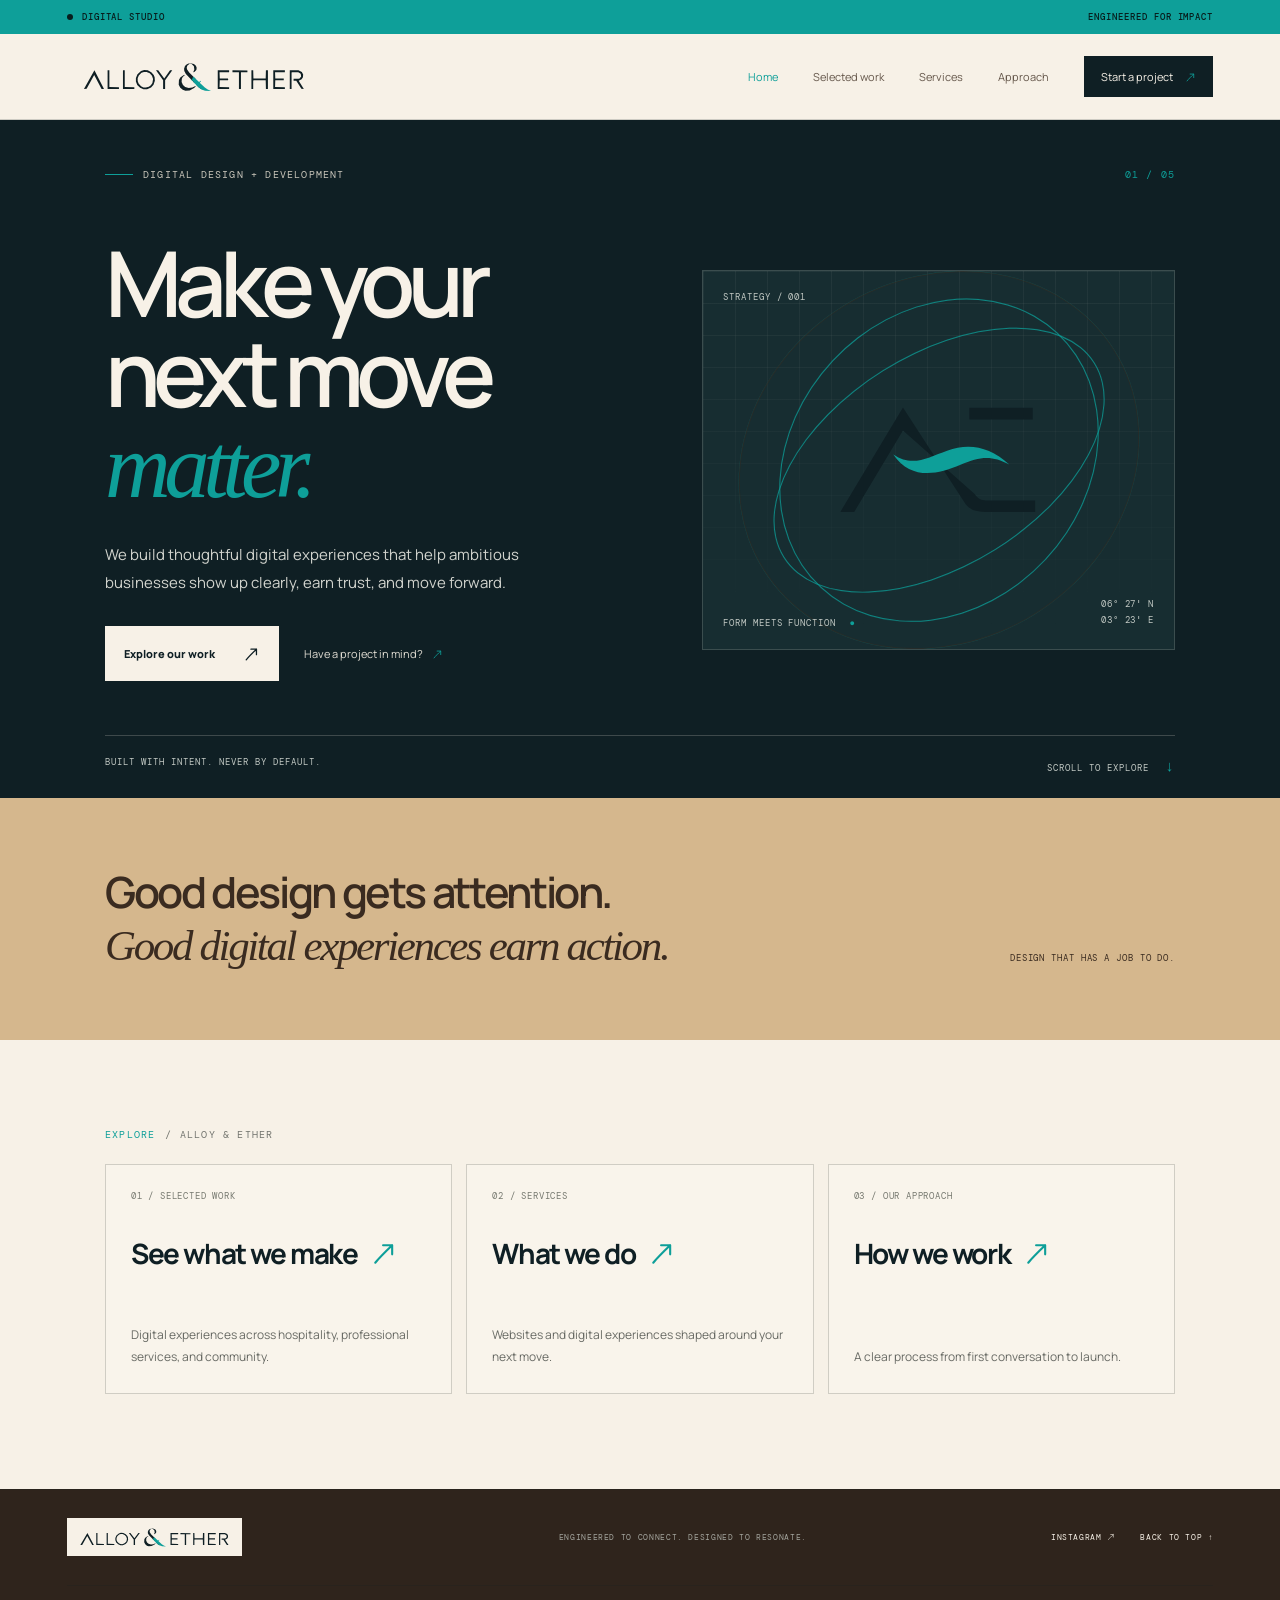
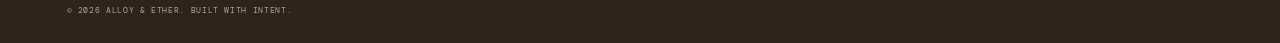
<file: index.html>
<!doctype html>
<html lang="en">
<head>
  <meta charset="UTF-8" />
  <meta name="viewport" content="width=device-width, initial-scale=1.0" />
  <meta name="theme-color" content="#F7F1E7" />
  <meta name="description" content="Alloy & Ether builds considered digital experiences for ambitious businesses." />
  <meta property="og:title" content="Alloy & Ether — Engineered to connect. Designed to resonate." />
  <meta property="og:description" content="Web design and development for businesses ready to move forward." />
  <title>Digital experiences, built with intent | Alloy & Ether</title>
  <link rel="preconnect" href="https://fonts.googleapis.com" />
  <link rel="preconnect" href="https://fonts.gstatic.com" crossorigin />
  <link href="https://fonts.googleapis.com/css2?family=DM+Mono:wght@400;500&family=Manrope:wght@400;500;600;700;800&display=swap" rel="stylesheet" />
  <link rel="icon" type="image/svg+xml" href="/alloy-ether-app-icon.svg" />
  <link rel="stylesheet" href="styles.css" />
  <script src="script.js" defer></script>
</head>
<body>
  <div class="announcement"><span class="status-dot"></span> DIGITAL STUDIO <span class="announcement-right">ENGINEERED FOR IMPACT</span></div>
  <header class="site-header"><a class="wordmark" href="index.html" aria-label="Alloy and Ether home"><img class="brand-logo" src="/alloy-ether-primary.svg" alt="Alloy & Ether" /></a><button class="menu-toggle" aria-expanded="false" aria-controls="primary-nav" aria-label="Toggle navigation"><span></span><span></span></button><nav id="primary-nav" class="nav"><a href="index.html" aria-current="page">Home</a><a href="work.html">Selected work</a><a href="services.html">Services</a><a href="approach.html">Approach</a><a class="nav-contact" href="contact.html">Start a project <span><svg class="ae-arrow-icon" viewBox="0 0 24 24" aria-hidden="true" focusable="false"><path d="M4.5 19.5C8 15.2 12.2 11 19 4.5M11.2 4.5H19V12.3"/></svg></span></a></nav></header>
  <main id="top">
    <section class="hero section-wrap">
      <div class="hero-kicker"><span class="eyebrow-line"></span> DIGITAL DESIGN + DEVELOPMENT <span class="mono">01 / 05</span></div>
      <div class="hero-grid">
        <div class="hero-copy">
          <h1>Make your<br />next move <em>matter.</em></h1>
          <p class="hero-description">We build thoughtful digital experiences that help ambitious businesses show up clearly, earn trust, and move forward.</p>
          <div class="hero-actions"><a class="button button-light" href="work.html">Explore our work <span><svg class="ae-arrow-icon" viewBox="0 0 24 24" aria-hidden="true" focusable="false"><path d="M4.5 19.5C8 15.2 12.2 11 19 4.5M11.2 4.5H19V12.3"/></svg></span></a><a class="text-link" href="contact.html">Have a project in mind? <span><svg class="ae-arrow-icon" viewBox="0 0 24 24" aria-hidden="true" focusable="false"><path d="M4.5 19.5C8 15.2 12.2 11 19 4.5M11.2 4.5H19V12.3"/></svg></span></a></div>
        </div>
        <div class="hero-art" aria-label="Abstract Alloy and Ether brand graphic">
          <div class="art-grid"></div><div class="orbit orbit-one"></div><div class="orbit orbit-two"></div><div class="orbit orbit-three"></div>
          <div class="art-core"><img src="/alloy-ether-symbol.svg" alt="Alloy &amp; Ether standalone AE symbol" /></div>
          <div class="art-label label-top">STRATEGY / 001</div><div class="art-label label-bottom">FORM MEETS FUNCTION <span>●</span></div>
          <div class="art-coordinate">06° 27' N<br />03° 23' E</div>
        </div>
      </div>
      <div class="hero-foot"><span>BUILT WITH INTENT. NEVER BY DEFAULT.</span><span class="scroll-cue">SCROLL TO EXPLORE <b>↓</b></span></div>
    </section>
    <section class="intro-band"><p>Good design gets attention.<br /><span>Good digital experiences earn action.</span></p><span class="intro-aside">DESIGN THAT HAS A JOB TO DO.</span></section>
    <section class="home-links section-wrap"><div class="eyebrow"><span>EXPLORE</span> / ALLOY &amp; ETHER</div><div class="home-link-grid"><a href="work.html"><span>01 / SELECTED WORK</span><h2>See what we make <b><svg class="ae-arrow-icon" viewBox="0 0 24 24" aria-hidden="true" focusable="false"><path d="M4.5 19.5C8 15.2 12.2 11 19 4.5M11.2 4.5H19V12.3"/></svg></b></h2><p>Digital experiences across hospitality, professional services, and community.</p></a><a href="services.html"><span>02 / SERVICES</span><h2>What we do <b><svg class="ae-arrow-icon" viewBox="0 0 24 24" aria-hidden="true" focusable="false"><path d="M4.5 19.5C8 15.2 12.2 11 19 4.5M11.2 4.5H19V12.3"/></svg></b></h2><p>Websites and digital experiences shaped around your next move.</p></a><a href="approach.html"><span>03 / OUR APPROACH</span><h2>How we work <b><svg class="ae-arrow-icon" viewBox="0 0 24 24" aria-hidden="true" focusable="false"><path d="M4.5 19.5C8 15.2 12.2 11 19 4.5M11.2 4.5H19V12.3"/></svg></b></h2><p>A clear process from first conversation to launch.</p></a></div></section>

  </main>
  <footer class="site-footer"><a class="wordmark footer-wordmark" href="#top"><img class="brand-logo" src="/alloy-ether-primary.svg" alt="Alloy & Ether" /></a><span class="footer-tagline">ENGINEERED TO CONNECT. DESIGNED TO RESONATE.</span><a class="footer-instagram" href="https://www.instagram.com/alloyandether/" target="_blank" rel="noreferrer">INSTAGRAM <svg class="ae-arrow-icon" viewBox="0 0 24 24" aria-hidden="true" focusable="false"><path d="M4.5 19.5C8 15.2 12.2 11 19 4.5M11.2 4.5H19V12.3"/></svg></a><a class="back-top" href="#top">BACK TO TOP ↑</a><span class="copyright">© <span id="year">2026</span> ALLOY & ETHER. BUILT WITH INTENT.</span></footer>
</body>
</html>
</file>
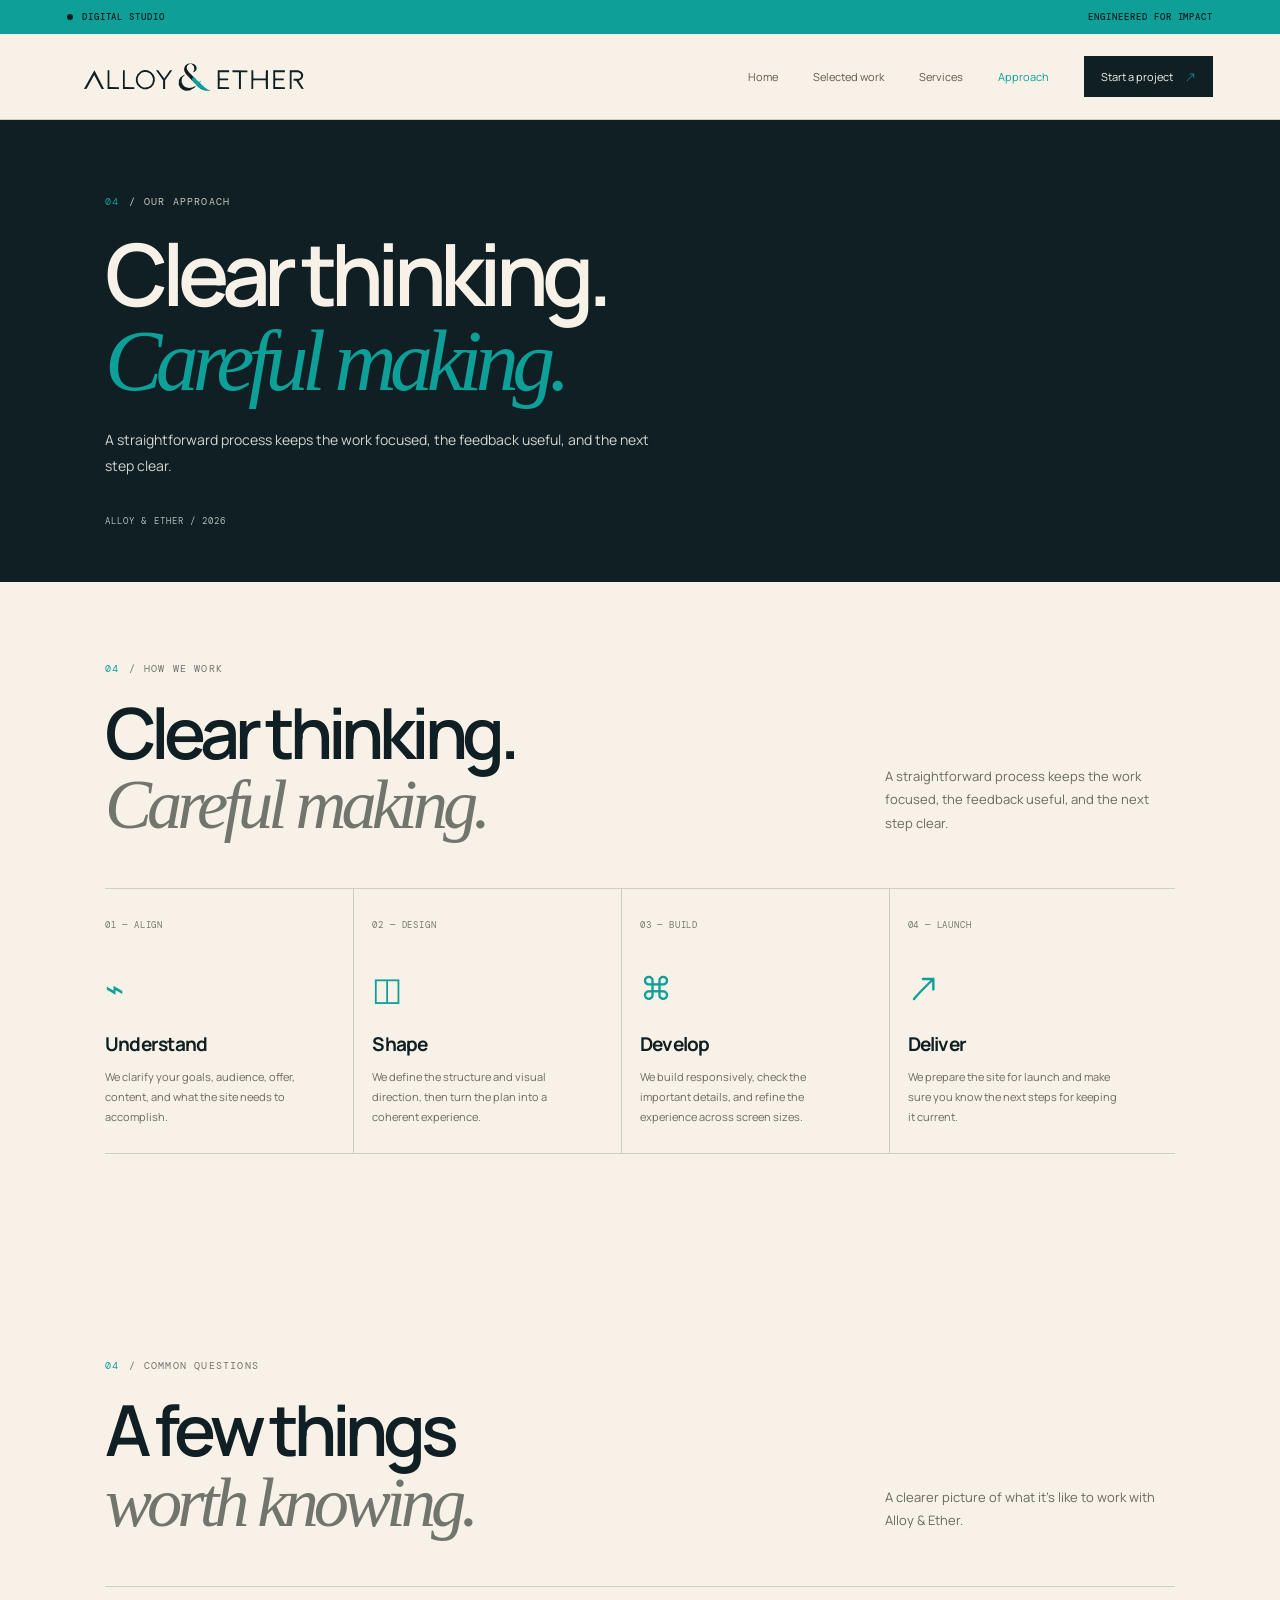
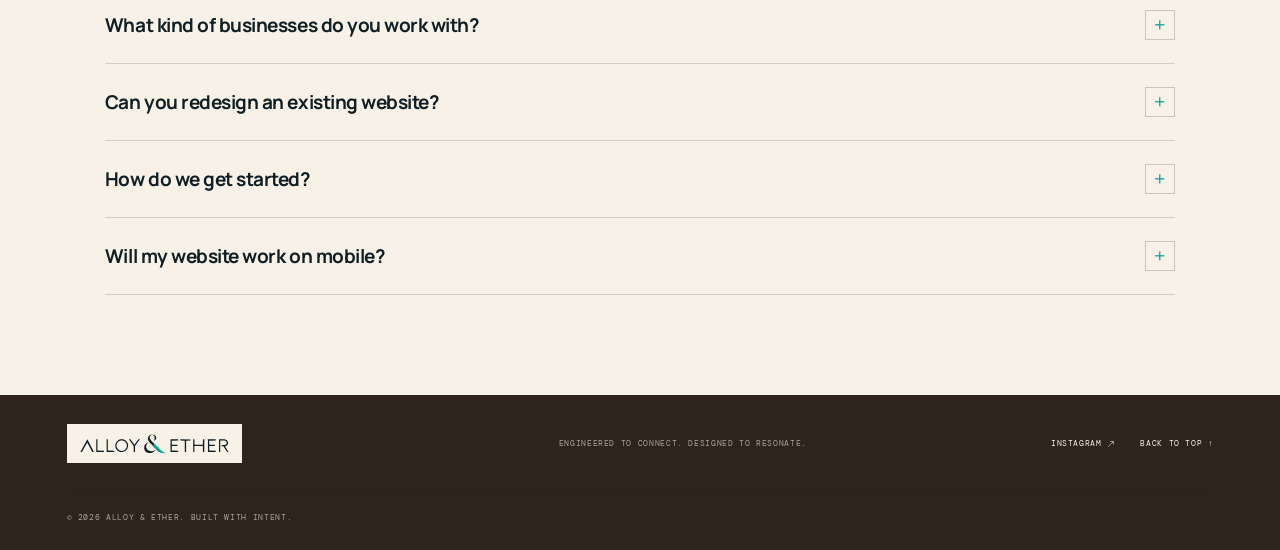
<file: approach.html>
<!doctype html>
<html lang="en">
<head>
  <meta charset="UTF-8" />
  <meta name="viewport" content="width=device-width, initial-scale=1.0" />
  <meta name="theme-color" content="#F7F1E7" />
  <meta name="description" content="A straightforward process for website strategy, design, development, and launch with Alloy & Ether." />
  <meta property="og:title" content="Alloy & Ether — Engineered to connect. Designed to resonate." />
  <meta property="og:description" content="Web design and development for businesses ready to move forward." />
  <title>Our approach | Alloy & Ether</title>
  <link rel="preconnect" href="https://fonts.googleapis.com" />
  <link rel="preconnect" href="https://fonts.gstatic.com" crossorigin />
  <link href="https://fonts.googleapis.com/css2?family=DM+Mono:wght@400;500&family=Manrope:wght@400;500;600;700;800&display=swap" rel="stylesheet" />
  <link rel="icon" type="image/svg+xml" href="/alloy-ether-app-icon.svg" />
  <link rel="stylesheet" href="styles.css" />
  <script src="script.js" defer></script>
</head>
<body>
  <div class="announcement"><span class="status-dot"></span> DIGITAL STUDIO <span class="announcement-right">ENGINEERED FOR IMPACT</span></div>
  <header class="site-header"><a class="wordmark" href="index.html" aria-label="Alloy and Ether home"><img class="brand-logo" src="/alloy-ether-primary.svg" alt="Alloy & Ether" /></a><button class="menu-toggle" aria-expanded="false" aria-controls="primary-nav" aria-label="Toggle navigation"><span></span><span></span></button><nav id="primary-nav" class="nav"><a href="index.html">Home</a><a href="work.html">Selected work</a><a href="services.html">Services</a><a href="approach.html" aria-current="page">Approach</a><a class="nav-contact" href="contact.html">Start a project <span><svg class="ae-arrow-icon" viewBox="0 0 24 24" aria-hidden="true" focusable="false"><path d="M4.5 19.5C8 15.2 12.2 11 19 4.5M11.2 4.5H19V12.3"/></svg></span></a></nav></header>
  <main id="top">
    <section class="page-intro section-wrap"><div class="eyebrow"><span>04</span> / OUR APPROACH</div><h1>Clear thinking.<br /><em>Careful making.</em></h1><p>A straightforward process keeps the work focused, the feedback useful, and the next step clear.</p><span class="page-index">ALLOY &amp; ETHER / 2026</span></section>
    <section id="approach" class="approach-section section-wrap">
      <div class="section-heading"><div><div class="eyebrow"><span>04</span> / HOW WE WORK</div><h2>Clear thinking.<br /><em>Careful making.</em></h2></div><p>A straightforward process keeps the work focused, the feedback useful, and the next step clear.</p></div>
      <div class="process-grid">
        <article><span class="process-index">01 — ALIGN</span><div class="process-icon">⌁</div><h3>Understand</h3><p>We clarify your goals, audience, offer, content, and what the site needs to accomplish.</p></article>
        <article><span class="process-index">02 — DESIGN</span><div class="process-icon">◫</div><h3>Shape</h3><p>We define the structure and visual direction, then turn the plan into a coherent experience.</p></article>
        <article><span class="process-index">03 — BUILD</span><div class="process-icon">⌘</div><h3>Develop</h3><p>We build responsively, check the important details, and refine the experience across screen sizes.</p></article>
        <article><span class="process-index">04 — LAUNCH</span><div class="process-icon"><svg class="ae-arrow-icon" viewBox="0 0 24 24" aria-hidden="true" focusable="false"><path d="M4.5 19.5C8 15.2 12.2 11 19 4.5M11.2 4.5H19V12.3"/></svg></div><h3>Deliver</h3><p>We prepare the site for launch and make sure you know the next steps for keeping it current.</p></article>
      </div>
    </section>
    <section id="faq" class="faq-section section-wrap">
      <div class="section-heading"><div><div class="eyebrow"><span>04</span> / COMMON QUESTIONS</div><h2>A few things<br /><em>worth knowing.</em></h2></div><p>A clearer picture of what it’s like to work with Alloy &amp; Ether.</p></div>
      <div class="faq-list">
        <details class="faq-item"><summary>What kind of businesses do you work with?<span>+</span></summary><p>We work with businesses, founders, and organisations that need a clear, credible digital presence. Each project is shaped around its audience, goals, and practical needs.</p></details>
        <details class="faq-item"><summary>Can you redesign an existing website?<span>+</span></summary><p>Yes. We can review what is working, identify what is getting in the way, and redesign the experience around your current business goals.</p></details>
        <details class="faq-item"><summary>How do we get started?<span>+</span></summary><p>Send a short description of your project by email or WhatsApp. We’ll discuss the scope, priorities, and next steps before work begins.</p></details>
        <details class="faq-item"><summary>Will my website work on mobile?<span>+</span></summary><p>Responsive behaviour is part of our build process. We design and check key layouts across screen sizes so the experience remains usable on phones, tablets, and desktops.</p></details>
      </div>
    </section>

  </main>
  <footer class="site-footer"><a class="wordmark footer-wordmark" href="#top"><img class="brand-logo" src="/alloy-ether-primary.svg" alt="Alloy & Ether" /></a><span class="footer-tagline">ENGINEERED TO CONNECT. DESIGNED TO RESONATE.</span><a class="footer-instagram" href="https://www.instagram.com/alloyandether/" target="_blank" rel="noreferrer">INSTAGRAM <svg class="ae-arrow-icon" viewBox="0 0 24 24" aria-hidden="true" focusable="false"><path d="M4.5 19.5C8 15.2 12.2 11 19 4.5M11.2 4.5H19V12.3"/></svg></a><a class="back-top" href="#top">BACK TO TOP ↑</a><span class="copyright">© <span id="year">2026</span> ALLOY & ETHER. BUILT WITH INTENT.</span></footer>
</body>
</html>
</file>
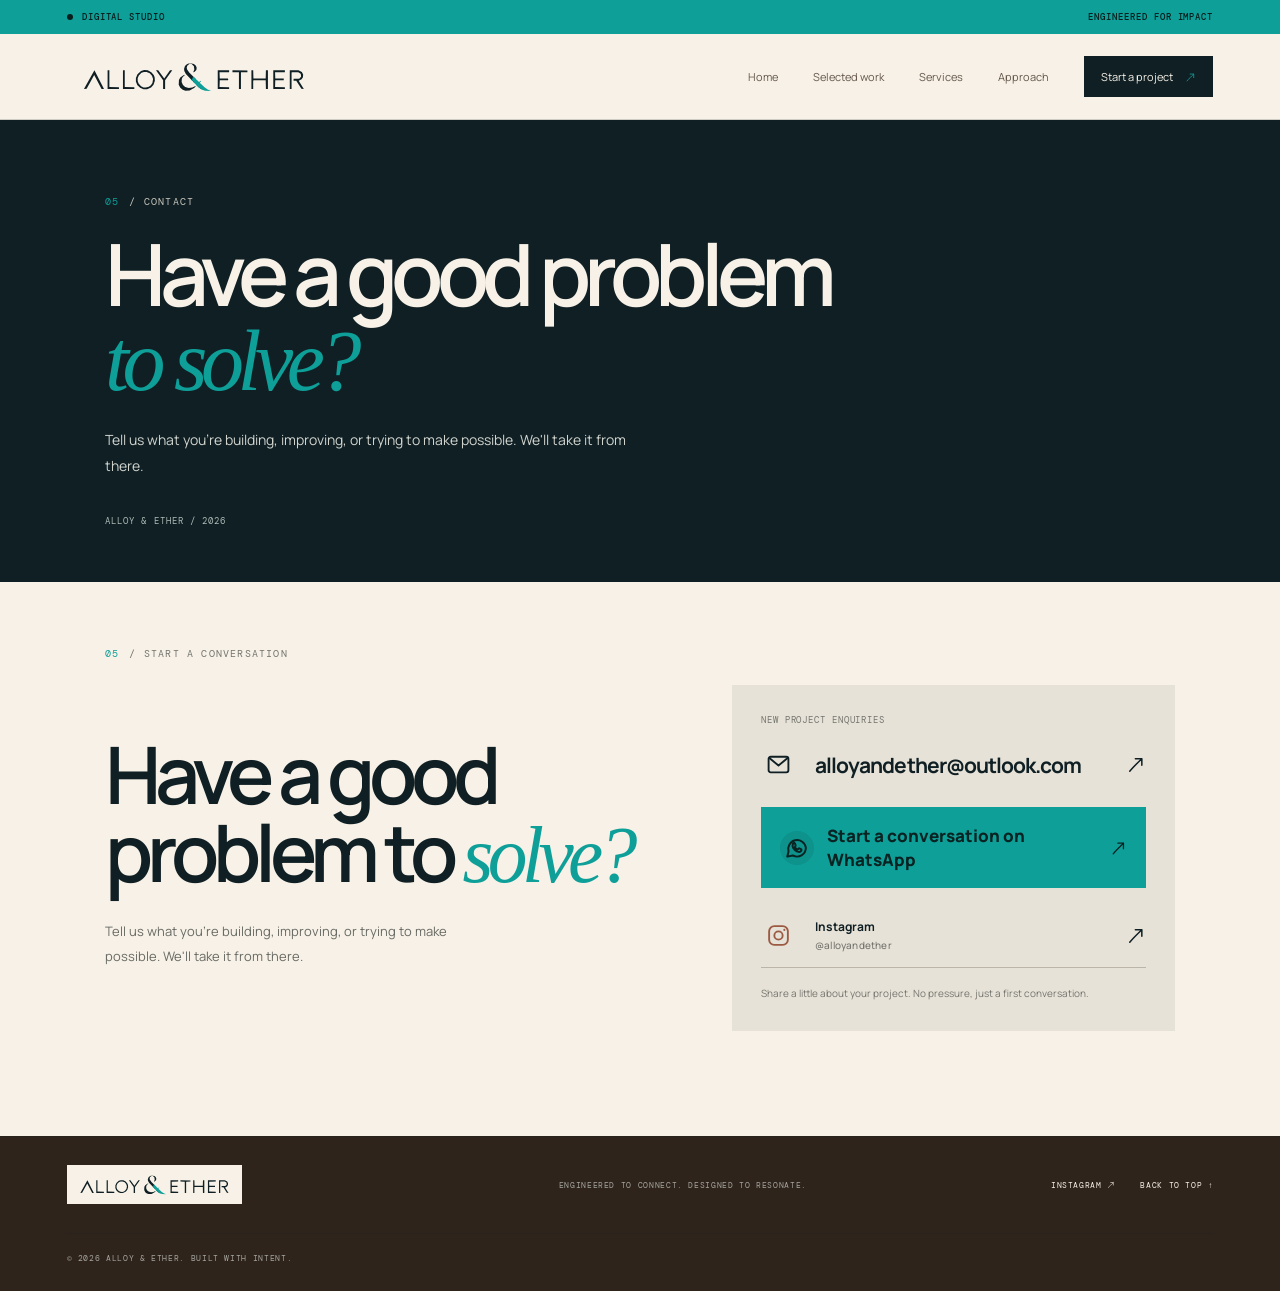
<file: contact.html>
<!doctype html>
<html lang="en">
<head>
  <meta charset="UTF-8" />
  <meta name="viewport" content="width=device-width, initial-scale=1.0" />
  <meta name="theme-color" content="#F7F1E7" />
  <meta name="description" content="Contact Alloy & Ether to discuss a website or digital experience project." />
  <meta property="og:title" content="Alloy & Ether — Engineered to connect. Designed to resonate." />
  <meta property="og:description" content="Web design and development for businesses ready to move forward." />
  <title>Start a project | Alloy & Ether</title>
  <link rel="preconnect" href="https://fonts.googleapis.com" />
  <link rel="preconnect" href="https://fonts.gstatic.com" crossorigin />
  <link href="https://fonts.googleapis.com/css2?family=DM+Mono:wght@400;500&family=Manrope:wght@400;500;600;700;800&display=swap" rel="stylesheet" />
  <link rel="icon" type="image/svg+xml" href="/alloy-ether-app-icon.svg" />
  <link rel="stylesheet" href="styles.css" />
  <script src="script.js" defer></script>
</head>
<body>
  <div class="announcement"><span class="status-dot"></span> DIGITAL STUDIO <span class="announcement-right">ENGINEERED FOR IMPACT</span></div>
  <header class="site-header"><a class="wordmark" href="index.html" aria-label="Alloy and Ether home"><img class="brand-logo" src="/alloy-ether-primary.svg" alt="Alloy & Ether" /></a><button class="menu-toggle" aria-expanded="false" aria-controls="primary-nav" aria-label="Toggle navigation"><span></span><span></span></button><nav id="primary-nav" class="nav"><a href="index.html">Home</a><a href="work.html">Selected work</a><a href="services.html">Services</a><a href="approach.html">Approach</a><a class="nav-contact" href="contact.html" aria-current="page">Start a project <span><svg class="ae-arrow-icon" viewBox="0 0 24 24" aria-hidden="true"><path d="M4.5 19.5C8 15.2 12.2 11 19 4.5M11.2 4.5H19V12.3"/></svg></span></a></nav></header>
  <main id="top">
    <section class="page-intro section-wrap"><div class="eyebrow"><span>05</span> / CONTACT</div><h1>Have a good problem<br /><em>to solve?</em></h1><p>Tell us what you're building, improving, or trying to make possible. We'll take it from there.</p><span class="page-index">ALLOY &amp; ETHER / 2026</span></section>
    <section id="contact" class="contact-section section-wrap">
      <div class="eyebrow"><span>05</span> / START A CONVERSATION</div>
      <div class="contact-grid"><div><h2>Have a good<br />problem to <em>solve?</em></h2><p>Tell us what you're building, improving, or trying to make possible. We'll take it from there.</p></div><div class="contact-panel"><span class="contact-panel-label">NEW PROJECT ENQUIRIES</span><a class="contact-email" href="mailto:alloyandether@outlook.com?subject=Project%20enquiry%20%E2%80%94%20Alloy%20%26%20Ether"><span class="contact-icon mail-icon" aria-hidden="true"><svg viewBox="0 0 24 24"><rect x="2.5" y="4.5" width="19" height="15" rx="2"/><path d="m3.5 6 8.5 7 8.5-7"/></svg></span><span class="contact-link-text">alloyandether@outlook.com</span><span class="contact-action" aria-hidden="true"><svg class="ae-arrow-icon" viewBox="0 0 24 24" aria-hidden="true"><path d="M4.5 19.5C8 15.2 12.2 11 19 4.5M11.2 4.5H19V12.3"/></svg></span></a><a class="button button-teal" href="https://wa.me/2347032524984?text=Hi%20Alloy%20%26%20Ether%2C%20I%27d%20like%20to%20discuss%20a%20website%20project." target="_blank" rel="noreferrer"><span class="contact-icon whatsapp-icon" aria-hidden="true"><svg viewBox="0 0 24 24"><path d="M20.2 11.8a8.2 8.2 0 0 1-12.1 7.1L3 20l1.2-4.8a8.2 8.2 0 1 1 16-3.4Z"/><path d="M8.2 7.9c.2-.5.5-.5.8-.5h.5c.2 0 .4.1.5.4l.7 1.6c.1.3.1.5-.1.7l-.5.6c-.2.2-.2.4 0 .7.5.8 1.2 1.5 2 1.9.3.2.5.2.7-.1l.7-.8c.2-.2.4-.3.7-.1l1.5.7c.3.1.4.3.4.5 0 .3-.2 1.2-.7 1.6-.5.5-1.2.7-2 .5-1-.2-2.2-.8-3.4-1.8-1-.9-1.8-2.1-2-3.1-.2-.8 0-1.5.2-1.9Z"/></svg></span><span class="whatsapp-label">Start a conversation on WhatsApp</span><span class="contact-action" aria-hidden="true"><svg class="ae-arrow-icon" viewBox="0 0 24 24" aria-hidden="true"><path d="M4.5 19.5C8 15.2 12.2 11 19 4.5M11.2 4.5H19V12.3"/></svg></span></a><a class="contact-social" href="https://www.instagram.com/alloyandether/" target="_blank" rel="noreferrer"><span class="contact-icon instagram-icon" aria-hidden="true"><svg viewBox="0 0 24 24"><rect x="3" y="3" width="18" height="18" rx="5"/><circle cx="12" cy="12" r="4"/><circle cx="17.6" cy="6.6" r="1" class="icon-fill"/></svg></span><span class="social-copy"><strong>Instagram</strong><small>@alloyandether</small></span><span class="contact-action" aria-hidden="true"><svg class="ae-arrow-icon" viewBox="0 0 24 24" aria-hidden="true"><path d="M4.5 19.5C8 15.2 12.2 11 19 4.5M11.2 4.5H19V12.3"/></svg></span></a><span class="contact-note">Share a little about your project. No pressure, just a first conversation.</span></div></div>
    </section>

  </main>
  <footer class="site-footer"><a class="wordmark footer-wordmark" href="#top"><img class="brand-logo" src="/alloy-ether-primary.svg" alt="Alloy & Ether" /></a><span class="footer-tagline">ENGINEERED TO CONNECT. DESIGNED TO RESONATE.</span><a class="footer-instagram" href="https://www.instagram.com/alloyandether/" target="_blank" rel="noreferrer">INSTAGRAM <svg class="ae-arrow-icon" viewBox="0 0 24 24" aria-hidden="true"><path d="M4.5 19.5C8 15.2 12.2 11 19 4.5M11.2 4.5H19V12.3"/></svg></a><a class="back-top" href="#top">BACK TO TOP ↑</a><span class="copyright">© <span id="year">2026</span> ALLOY & ETHER. BUILT WITH INTENT.</span></footer>
</body>
</html>
</file>
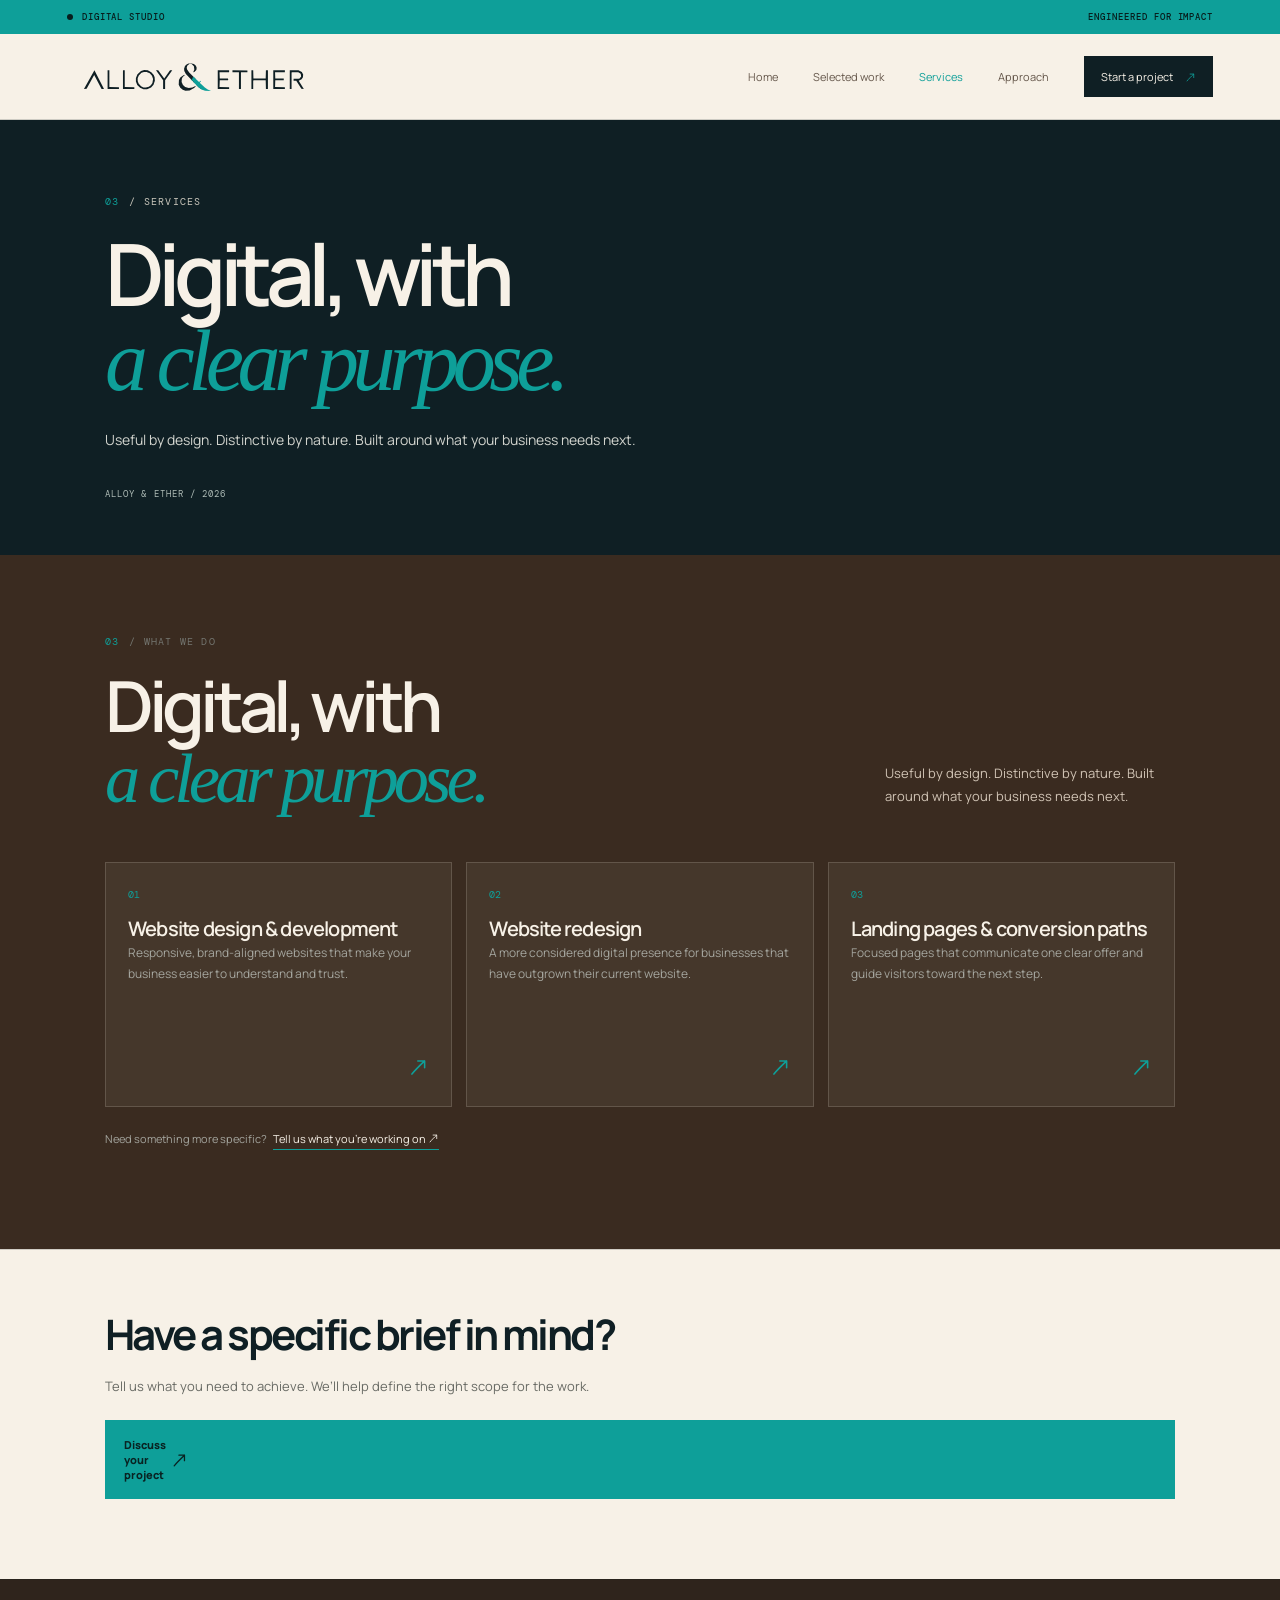
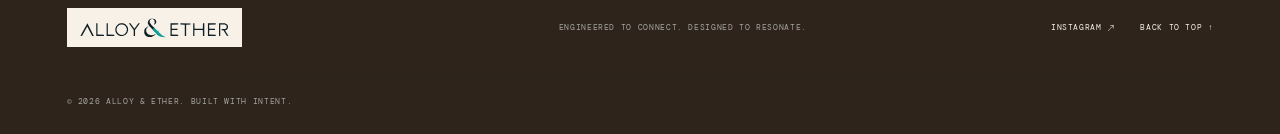
<file: services.html>
<!doctype html>
<html lang="en">
<head>
  <meta charset="UTF-8" />
  <meta name="viewport" content="width=device-width, initial-scale=1.0" />
  <meta name="theme-color" content="#F7F1E7" />
  <meta name="description" content="Website design, development, redesign, and landing pages by Alloy & Ether." />
  <meta property="og:title" content="Alloy & Ether — Engineered to connect. Designed to resonate." />
  <meta property="og:description" content="Web design and development for businesses ready to move forward." />
  <title>Services | Alloy & Ether</title>
  <link rel="preconnect" href="https://fonts.googleapis.com" />
  <link rel="preconnect" href="https://fonts.gstatic.com" crossorigin />
  <link href="https://fonts.googleapis.com/css2?family=DM+Mono:wght@400;500&family=Manrope:wght@400;500;600;700;800&display=swap" rel="stylesheet" />
  <link rel="icon" type="image/svg+xml" href="/alloy-ether-app-icon.svg" />
  <link rel="stylesheet" href="styles.css" />
  <script src="script.js" defer></script>
</head>
<body>
  <div class="announcement"><span class="status-dot"></span> DIGITAL STUDIO <span class="announcement-right">ENGINEERED FOR IMPACT</span></div>
  <header class="site-header"><a class="wordmark" href="index.html" aria-label="Alloy and Ether home"><img class="brand-logo" src="/alloy-ether-primary.svg" alt="Alloy & Ether" /></a><button class="menu-toggle" aria-expanded="false" aria-controls="primary-nav" aria-label="Toggle navigation"><span></span><span></span></button><nav id="primary-nav" class="nav"><a href="index.html">Home</a><a href="work.html">Selected work</a><a href="services.html" aria-current="page">Services</a><a href="approach.html">Approach</a><a class="nav-contact" href="contact.html">Start a project <span><svg class="ae-arrow-icon" viewBox="0 0 24 24" aria-hidden="true" focusable="false"><path d="M4.5 19.5C8 15.2 12.2 11 19 4.5M11.2 4.5H19V12.3"/></svg></span></a></nav></header>
  <main id="top">
    <section class="page-intro section-wrap"><div class="eyebrow"><span>03</span> / SERVICES</div><h1>Digital, with<br /><em>a clear purpose.</em></h1><p>Useful by design. Distinctive by nature. Built around what your business needs next.</p><span class="page-index">ALLOY &amp; ETHER / 2026</span></section>
    <section id="services" class="services-section">
      <div class="section-wrap">
        <div class="section-heading section-heading-light"><div><div class="eyebrow"><span>03</span> / WHAT WE DO</div><h2>Digital, with<br /><em>a clear purpose.</em></h2></div><p>Useful by design. Distinctive by nature. Built around what your business needs next.</p></div>
        <div class="service-list">
          <article class="service-row"><span class="service-number">01</span><div><h3>Website design & development</h3><p>Responsive, brand-aligned websites that make your business easier to understand and trust.</p></div><span class="service-symbol"><svg class="ae-arrow-icon" viewBox="0 0 24 24" aria-hidden="true" focusable="false"><path d="M4.5 19.5C8 15.2 12.2 11 19 4.5M11.2 4.5H19V12.3"/></svg></span></article>
          <article class="service-row"><span class="service-number">02</span><div><h3>Website redesign</h3><p>A more considered digital presence for businesses that have outgrown their current website.</p></div><span class="service-symbol"><svg class="ae-arrow-icon" viewBox="0 0 24 24" aria-hidden="true" focusable="false"><path d="M4.5 19.5C8 15.2 12.2 11 19 4.5M11.2 4.5H19V12.3"/></svg></span></article>
          <article class="service-row"><span class="service-number">03</span><div><h3>Landing pages & conversion paths</h3><p>Focused pages that communicate one clear offer and guide visitors toward the next step.</p></div><span class="service-symbol"><svg class="ae-arrow-icon" viewBox="0 0 24 24" aria-hidden="true" focusable="false"><path d="M4.5 19.5C8 15.2 12.2 11 19 4.5M11.2 4.5H19V12.3"/></svg></span></article>
        </div>
        <p class="service-footnote">Need something more specific? <a href="contact.html">Tell us what you're working on <svg class="ae-arrow-icon" viewBox="0 0 24 24" aria-hidden="true" focusable="false"><path d="M4.5 19.5C8 15.2 12.2 11 19 4.5M11.2 4.5H19V12.3"/></svg></a></p>
      </div>
    </section>
    <section class="services-next section-wrap"><h2>Have a specific brief in mind?</h2><p>Tell us what you need to achieve. We’ll help define the right scope for the work.</p><a class="button button-teal" href="contact.html">Discuss your project <span><svg class="ae-arrow-icon" viewBox="0 0 24 24" aria-hidden="true" focusable="false"><path d="M4.5 19.5C8 15.2 12.2 11 19 4.5M11.2 4.5H19V12.3"/></svg></span></a></section>

  </main>
  <footer class="site-footer"><a class="wordmark footer-wordmark" href="#top"><img class="brand-logo" src="/alloy-ether-primary.svg" alt="Alloy & Ether" /></a><span class="footer-tagline">ENGINEERED TO CONNECT. DESIGNED TO RESONATE.</span><a class="footer-instagram" href="https://www.instagram.com/alloyandether/" target="_blank" rel="noreferrer">INSTAGRAM <svg class="ae-arrow-icon" viewBox="0 0 24 24" aria-hidden="true" focusable="false"><path d="M4.5 19.5C8 15.2 12.2 11 19 4.5M11.2 4.5H19V12.3"/></svg></a><a class="back-top" href="#top">BACK TO TOP ↑</a><span class="copyright">© <span id="year">2026</span> ALLOY & ETHER. BUILT WITH INTENT.</span></footer>
</body>
</html>
</file>
<file: styles.css>
:root{--ink:#3A2B20;--ivory:#F7F1E7;--teal:#B88746;--muted:#81766A;--line:rgba(58,43,32,.18);--display:"Manrope",sans-serif;--mono:"DM Mono",monospace}*{box-sizing:border-box}html{scroll-behavior:smooth;scroll-padding-top:90px}body{margin:0;background:var(--ivory);color:var(--ink);font-family:var(--display);-webkit-font-smoothing:antialiased}a{color:inherit;text-decoration:none}button{font:inherit}.announcement{height:34px;background:var(--teal);color:#071e1d;padding:0 5.2%;display:flex;align-items:center;gap:9px;font:500 9px var(--mono);letter-spacing:.11em}.status-dot{width:6px;height:6px;background:#071e1d;border-radius:50%}.announcement-right{margin-left:auto}.site-header{height:86px;padding:0 5.2%;display:flex;align-items:center;justify-content:space-between;background:var(--ivory);color:var(--ink);border-bottom:1px solid var(--line);position:sticky;top:0;z-index:20}.wordmark{display:flex;align-items:center;gap:12px}.brand-logo{display:block;width:210px;max-width:42vw;height:auto;background:var(--ivory);padding:5px 7px}.manifesto-logo{display:block;width:170px;max-width:100%;height:auto;mix-blend-mode:multiply}.mark{font-size:26px;font-weight:800;letter-spacing:-.1em;display:flex;align-items:center}.mark span{color:var(--teal);font-size:15px;margin:0 3px}.wordmark-name{font-size:11px;letter-spacing:.13em;font-weight:800}.wordmark-name i{font-style:normal;color:var(--teal)}.nav{display:flex;align-items:center;gap:35px;font-size:11px;color:#65574B}.nav a{transition:color .2s}.nav a:hover,.text-link:hover{color:var(--teal)}.nav-contact{color:var(--ink)!important;border:1px solid rgba(58,43,32,.28);padding:12px 16px}.nav-contact span{color:var(--teal);padding-left:10px}.menu-toggle{display:none;background:none;border:0;color:var(--ink)}.section-wrap{padding-left:8.2%;padding-right:8.2%}.hero{background:#EDE2D2;color:var(--ink);padding-top:48px}.hero-kicker,.eyebrow{font:10px var(--mono);letter-spacing:.12em;color:#786B5D;display:flex;align-items:center;gap:10px}.eyebrow-line{height:1px;width:28px;background:var(--teal)}.mono{margin-left:auto;color:var(--teal)}.hero-grid{display:grid;grid-template-columns:1.08fr .92fr;gap:4%;align-items:center;padding:57px 0 54px}.hero h1,.section-heading h2,.contact-grid h2{font-size:clamp(48px,7.1vw,100px);line-height:.99;letter-spacing:-.075em;font-weight:600;margin:0}.hero h1 em,.section-heading h2 em,.contact-grid h2 em{font-family:Georgia,serif;font-weight:400;letter-spacing:-.07em;color:var(--teal)}.hero-description{max-width:430px;color:#67594D;font-size:15px;line-height:1.85;margin:29px 0 30px}.hero-actions{display:flex;align-items:center;gap:25px;flex-wrap:wrap}.button{display:inline-flex;align-items:center;justify-content:space-between;gap:28px;padding:16px 19px;font-size:11px;font-weight:800;transition:transform .2s,background .2s}.button:hover{transform:translateY(-2px)}.button-light{background:var(--ivory);color:var(--ink)}.button-light span,.button-teal span{font-size:17px}.text-link{font-size:11px;color:#5D5045}.text-link span{color:var(--teal);margin-left:7px}.hero-art{position:relative;min-height:380px;overflow:hidden;background:#D9C7AE;border:1px solid rgba(58,43,32,.18)}.art-grid{position:absolute;inset:0;background-image:linear-gradient(rgba(58,43,32,.07) 1px,transparent 1px),linear-gradient(90deg,rgba(243,239,230,.045) 1px,transparent 1px);background-size:32px 32px;mask-image:linear-gradient(to bottom,black,transparent 95%)}.orbit{position:absolute;border:1.5px solid rgba(14,159,153,.78);border-radius:50%;left:50%;top:50%;transform:translate(-50%,-50%) rotate(-32deg);box-shadow:0 0 0 .25px rgba(14,159,153,.28)}.orbit-one{width:78%;height:56%}.orbit-two{width:62%;height:92%;transform:translate(-50%,-50%) rotate(43deg)}.orbit-three{width:88%;height:96%;border:1.5px solid rgba(58,43,32,.42)}.art-core{position:absolute;left:50%;top:50%;transform:translate(-50%,-50%);width:clamp(190px,42%,310px);display:flex;align-items:center;justify-content:center;z-index:2}.art-core img{display:block;width:100%;height:auto;overflow:visible;object-fit:contain}.art-label,.art-coordinate{position:absolute;font:9px var(--mono);letter-spacing:.1em;color:#aeb1aa}.label-top{top:20px;left:20px}.label-bottom{bottom:20px;left:20px}.label-bottom span{color:var(--teal);margin-left:8px}.art-coordinate{right:20px;bottom:20px;text-align:right;line-height:1.8}.hero-foot{display:flex;justify-content:space-between;border-top:1px solid var(--line);padding:20px 0 22px;font:9px var(--mono);letter-spacing:.11em;color:#75685B}.scroll-cue b{color:var(--teal);font-size:15px;margin-left:10px}.intro-band{padding:68px 8.2%;display:flex;align-items:end;justify-content:space-between;gap:25px;background:#D5B78D;color:#3A2B20}.intro-band p{font-size:clamp(24px,3.5vw,43px);letter-spacing:-.055em;line-height:1.2;font-weight:600;margin:0}.intro-band p span{font-family:Georgia,serif;font-weight:400;font-style:italic}.intro-aside{font:9px var(--mono);letter-spacing:.1em;margin-bottom:8px}.work-section{padding-top:105px;padding-bottom:100px}.section-heading{display:flex;justify-content:space-between;align-items:end;gap:35px;margin-bottom:48px}.eyebrow{margin-bottom:23px;color:#73756f}.eyebrow span{color:var(--teal)}.section-heading h2{font-size:clamp(42px,5.5vw,72px)}.section-heading h2 em{color:#72756d}.section-heading>p{max-width:290px;color:#686a64;font-size:13px;line-height:1.8;margin:0 0 5px}.project-grid{display:grid;grid-template-columns:1fr 1fr;gap:56px 22px}.project-wide{grid-column:1/-1}.project-image{display:block;position:relative;overflow:hidden;background:#d8d5cc;aspect-ratio:1.28}.project-wide .project-image{aspect-ratio:2.12}.project-image img{width:100%;height:100%;object-fit:cover;display:block;transition:transform .6s cubic-bezier(.2,.7,.2,1);filter:saturate(.88)}.project-image:hover img{transform:scale(1.035)}.project-image:after{content:"";position:absolute;inset:0;background:linear-gradient(180deg,rgba(0,0,0,.27),transparent 27%,transparent 70%,rgba(0,0,0,.14));pointer-events:none}.image-index{position:absolute;top:18px;left:18px;color:white;font:9px var(--mono);letter-spacing:.12em;z-index:1}.image-arrow{position:absolute;right:17px;bottom:17px;background:var(--teal);color:var(--ink);width:38px;height:38px;display:grid;place-items:center;font-size:20px;z-index:1}.project-meta{display:flex;align-items:end;justify-content:space-between;gap:15px;margin-top:20px}.project-category{font:9px var(--mono);letter-spacing:.09em;color:#777970}.project-meta h3{font-size:22px;letter-spacing:-.05em;margin:7px 0 0;font-weight:700}.project-link,.under-link{font-size:10px;font-weight:700;border-bottom:1px solid #b3b1a8;padding-bottom:5px;white-space:nowrap}.project-summary{font-size:12px;line-height:1.8;color:#686a64;max-width:460px;margin:13px 0 0}.under-link{display:inline-flex;gap:25px;margin-top:18px}.under-link span{color:var(--teal)}.work-note{margin-top:72px;padding-top:23px;border-top:1px solid #d2cfc6;display:flex;align-items:start;gap:17px}.note-symbol{color:var(--teal);font-size:26px}.work-note p{font-size:15px;line-height:1.6;letter-spacing:-.02em;margin:3px 0}.services-section{background:#3A2B20;color:var(--ivory);padding:102px 0 92px}.section-heading-light>p{color:#D0C3B4}.section-heading-light h2 em{color:var(--teal)}.service-list{border-top:1px solid var(--line)}.service-row{display:grid;grid-template-columns:65px 1fr 30px;gap:20px;align-items:start;padding:29px 0;border-bottom:1px solid var(--line)}.service-number{font:10px var(--mono);color:var(--teal);padding-top:8px}.service-row h3{font-size:22px;letter-spacing:-.04em;font-weight:600;margin:0}.service-row p{font-size:12px;line-height:1.8;color:#a4a59e;margin:9px 0 0;max-width:520px}.service-symbol{font-size:21px;color:var(--teal);text-align:right}.service-footnote{font-size:11px;color:#a4a59e;margin-top:24px}.service-footnote a{color:var(--ivory);border-bottom:1px solid var(--teal);padding-bottom:3px;margin-left:4px}.approach-section{padding-top:105px;padding-bottom:105px}.process-grid{display:grid;grid-template-columns:repeat(4,1fr);border-top:1px solid #d0cdc4;border-bottom:1px solid #d0cdc4}.process-grid article{padding:22px 18px 27px 0;border-right:1px solid #d0cdc4;margin-right:18px}.process-grid article:last-child{border:0;margin-right:0}.process-index{font:9px var(--mono);letter-spacing:.09em;color:#777970}.process-icon{font-size:32px;color:var(--teal);margin:33px 0 21px}.process-grid h3{font-size:19px;letter-spacing:-.04em;margin:0 0 10px}.process-grid p{font-size:11px;line-height:1.8;color:#696b64;margin:0;max-width:210px}.manifesto{background:#E9DCC9;padding:65px 8.2%;display:grid;grid-template-columns:180px 1fr auto;gap:25px;align-items:center}.manifesto-mark{font-size:23px;font-weight:800;letter-spacing:-.1em}.manifesto-mark span{color:var(--teal);font-size:13px}.manifesto p{font-size:clamp(24px,3.4vw,42px);letter-spacing:-.055em;line-height:1.18;font-weight:600;margin:0}.manifesto p em{font-family:Georgia,serif;font-weight:400;color:#686b64}.manifesto-tagline{font:8px var(--mono);letter-spacing:.09em;color:#686b64;text-align:right;max-width:155px;line-height:1.8}.contact-section{background:var(--ivory);padding-top:100px;padding-bottom:105px}.contact-grid{display:grid;grid-template-columns:1.1fr .9fr;gap:8%;align-items:center;margin-top:25px}.contact-grid h2{font-size:clamp(45px,6.2vw,82px)}.contact-grid h2 em{color:var(--teal)}.contact-grid>div:first-child>p{font-size:13px;line-height:1.9;color:#686a64;max-width:390px;margin-top:24px}.contact-panel{background:#e7e2d7;padding:29px;display:flex;flex-direction:column;align-items:flex-start}.contact-panel-label{font:9px var(--mono);letter-spacing:.1em;color:#73756f}.contact-email{display:grid;grid-template-columns:42px minmax(0,1fr) 24px;align-items:center;gap:12px;width:100%;font-size:clamp(14px,1.8vw,21px);font-weight:700;letter-spacing:-.045em;margin:22px 0 25px;overflow-wrap:anywhere}.contact-link-text{min-width:0;overflow-wrap:anywhere}.contact-action{font-size:20px;color:var(--ink);justify-self:end}.button-teal{background:var(--teal);color:#092322;width:100%;display:grid;grid-template-columns:34px minmax(0,1fr) 24px;align-items:center;gap:13px;padding:17px 19px}.whatsapp-label{line-height:1.4}.contact-icon{width:34px;height:34px;display:grid;place-items:center;flex-shrink:0}.contact-icon svg{width:25px;height:25px;fill:none;stroke:currentColor;stroke-width:1.8;stroke-linecap:round;stroke-linejoin:round}.whatsapp-icon{width:34px;height:34px;border-radius:50%;background:rgba(15,31,36,.1)}.whatsapp-icon svg{width:26px;height:26px}.contact-action{font-size:20px;color:inherit;justify-self:end}.contact-social{display:grid;grid-template-columns:42px minmax(0,1fr) 24px;align-items:center;gap:12px;width:100%;font-size:12px;font-weight:700;margin-top:20px;padding:10px 0 15px;border-bottom:1px solid rgba(58,43,32,.25)}.instagram-icon{color:#9C5A42}.instagram-icon .icon-fill{fill:currentColor;stroke:none}.social-copy{display:flex;flex-direction:column;gap:3px}.social-copy small{font-size:10px;font-weight:500;color:#74756f;letter-spacing:.02em}.contact-note{font-size:10px;color:#74756f;line-height:1.7;margin-top:17px}.site-footer{background:#2F241C;color:var(--ivory);padding:28px 5.2%;display:grid;grid-template-columns:1fr 1fr auto auto;align-items:center;gap:25px;border-top:1px solid var(--line)}.footer-wordmark .brand-logo{width:170px;max-width:100%}.footer-tagline,.copyright,.back-top{font:8px var(--mono);letter-spacing:.08em;color:#a4a59e}.back-top{color:var(--ivory);text-align:right}.footer-instagram{font:8px var(--mono);letter-spacing:.08em;color:var(--ivory);text-align:right}.copyright{grid-column:1/-1;border-top:1px solid var(--line);padding-top:19px;margin-top:4px}.reveal{opacity:0;transform:translateY(18px);transition:opacity .65s ease,transform .65s ease}.reveal.is-visible{opacity:1;transform:none}@media(min-width:1400px){.section-wrap{padding-left:max(8.2%,calc((100vw - 1180px)/2));padding-right:max(8.2%,calc((100vw - 1180px)/2))}.hero-art{min-height:450px}}@media(max-width:800px){.site-footer{grid-template-columns:1fr auto auto}.site-header{height:72px}.menu-toggle{display:flex;flex-direction:column;gap:6px;padding:10px}.menu-toggle span{width:24px;height:1px;background:var(--ivory)}.nav{display:none;position:absolute;top:72px;left:0;right:0;background:var(--ivory);padding:25px 7% 30px;flex-direction:column;align-items:stretch;gap:22px;border-bottom:1px solid var(--line)}.nav.is-open{display:flex}.nav-contact{text-align:center}.hero-grid{grid-template-columns:1fr;padding-top:45px}.hero-art{min-height:330px;margin-top:15px}.hero h1{font-size:clamp(56px,12vw,86px)}.section-wrap{padding-left:6%;padding-right:6%}.intro-band{padding:48px 6%;align-items:start;flex-direction:column}.section-heading{align-items:start;flex-direction:column;gap:20px}.section-heading>p{max-width:440px}.work-section,.approach-section{padding-top:75px;padding-bottom:75px}.services-section{padding:75px 0}.project-grid{gap:40px 17px}.project-wide .project-image{aspect-ratio:1.55}.manifesto{padding:48px 6%;grid-template-columns:130px 1fr}.manifesto-logo{width:130px}.manifesto-tagline{grid-column:2;text-align:left;max-width:none}.contact-section{padding-top:75px;padding-bottom:75px}.contact-grid{grid-template-columns:1fr;gap:30px}.contact-panel{max-width:none}.site-footer{grid-template-columns:1fr auto}.footer-tagline{display:none}.copyright{grid-column:1/-1}}@media(max-width:540px){.announcement{font-size:7px;padding:0 5%;letter-spacing:.06em}.announcement-right{font-size:7px}.wordmark-name{font-size:9px}.hero{padding-top:35px}.hero-grid{padding:42px 0}.hero-description{font-size:13px}.hero-actions{gap:18px}.button{padding:15px 14px}.text-link{font-size:10px}.hero-art{min-height:290px}.orbit-one{width:78%;height:56%}.orbit-two{width:62%;height:92%}.orbit-three{width:88%;height:96%}.art-core{width:clamp(190px,43vw,250px)}.hero-foot{font-size:7px;letter-spacing:.06em}.intro-band p{font-size:28px}.intro-aside{font-size:8px}.section-heading h2{font-size:46px}.project-grid{grid-template-columns:1fr;gap:36px}.project-wide{grid-column:auto}.project-wide .project-image,.project-image{aspect-ratio:1.18}.project-meta h3{font-size:20px}.project-link{font-size:9px}.service-row{grid-template-columns:35px 1fr 20px;gap:12px;padding:23px 0}.service-row h3{font-size:18px}.service-row p{font-size:11px}.process-grid{grid-template-columns:1fr 1fr}.process-grid article{padding:19px 15px 24px 0;margin-right:12px;border-bottom:1px solid #d0cdc4}.process-grid article:nth-child(2){border-right:0;margin-right:0}.process-grid article:nth-child(3),.process-grid article:nth-child(4){border-bottom:0}.process-icon{margin:22px 0 14px}.manifesto{gap:15px}.manifesto p{font-size:25px}.contact-grid h2{font-size:49px}.contact-panel{padding:22px}.contact-email{font-size:18px}.site-footer{padding:25px 6%}.back-top{font-size:7px}.footer-instagram{font-size:7px}.copyright{font-size:7px;line-height:1.8}}@media(prefers-reduced-motion:reduce){html{scroll-behavior:auto}*,*:before,*:after{transition:none!important;animation:none!important}.reveal{opacity:1;transform:none}}
/* Scriptflow-inspired refinement: bolder contrast, service cards, and useful FAQs. */
.hero{background:#0F1F24;color:#F7F1E7}
.hero-kicker{color:#C8C5BA}
.hero h1 em{color:#0E9F99}
.hero-description{color:#D2D4CE}
.text-link{color:#E2DED4}
.text-link:hover{color:#0E9F99}
.hero-art{background:#172D31;border-color:rgba(247,241,231,.16)}
.art-grid{background-image:linear-gradient(rgba(247,241,231,.055) 1px,transparent 1px),linear-gradient(90deg,rgba(247,241,231,.055) 1px,transparent 1px)}
.art-label,.art-coordinate{color:#C2C9C4}
.hero-foot{border-color:rgba(247,241,231,.2);color:#C2C9C4}
.button-light{background:#F7F1E7;color:#0F1F24}
.nav-contact{background:#0F1F24;color:#F7F1E7!important;border-color:#0F1F24}
.nav-contact span{color:#0E9F99}
.menu-toggle span{background:var(--ink)}
.service-list{display:grid;grid-template-columns:repeat(3,minmax(0,1fr));gap:14px;border:0}
.service-row{display:flex;flex-direction:column;align-items:flex-start;gap:14px;min-height:245px;padding:25px 22px;background:rgba(247,241,231,.055);border:1px solid rgba(247,241,231,.16);transition:background .25s,border-color .25s,transform .25s}
.service-row:hover{background:rgba(14,159,153,.09);border-color:rgba(14,159,153,.55);transform:translateY(-3px)}
.service-number{padding:0}
.service-row h3{font-size:20px;line-height:1.35}
.service-row p{margin-top:0}
.service-symbol{margin-top:auto;align-self:flex-end}
.faq-section{padding-top:100px;padding-bottom:100px}
.faq-list{border-top:1px solid #d0cdc4}
.faq-item{border-bottom:1px solid #d0cdc4}
.faq-item summary{list-style:none;cursor:pointer;display:flex;align-items:center;justify-content:space-between;gap:20px;padding:23px 0;font-size:clamp(15px,2vw,19px);font-weight:700;letter-spacing:-.025em}
.faq-item summary::-webkit-details-marker{display:none}
.faq-item summary span{display:grid;place-items:center;width:30px;height:30px;flex-shrink:0;border:1px solid #c9c4b9;color:#0E9F99;font-size:20px;font-weight:400;transition:transform .2s}
.faq-item[open] summary span{transform:rotate(45deg)}
.faq-item p{max-width:690px;margin:0;padding:0 50px 23px 0;color:#686a64;font-size:13px;line-height:1.9}
@media(max-width:800px){.service-list{grid-template-columns:1fr}.service-row{min-height:0;padding:22px}.service-symbol{margin-top:0}.faq-section{padding-top:75px;padding-bottom:75px}.nav{background:#0F1F24;color:#F7F1E7}.nav-contact{border-color:rgba(247,241,231,.35)}.menu-toggle span{background:var(--ink)}}
@media(max-width:540px){.service-row h3{font-size:19px}.faq-item summary{font-size:15px;padding:20px 0}.faq-item p{font-size:12px}}

/* Multi-page navigation and page-specific layouts */
:root{--teal:#0E9F99}
.nav a[aria-current="page"]{color:var(--teal)}
.nav-contact[aria-current="page"]{color:#F7F1E7!important;background:#0F1F24}
.home-links{padding-top:88px;padding-bottom:95px}
.home-link-grid{display:grid;grid-template-columns:repeat(3,minmax(0,1fr));gap:14px}
.home-link-grid>a{display:flex;flex-direction:column;align-items:flex-start;min-height:230px;padding:25px;border:1px solid #d0cdc4;background:rgba(255,255,255,.18);transition:transform .2s,border-color .2s,background .2s}
.home-link-grid>a:hover{transform:translateY(-3px);border-color:var(--teal);background:#fffaf2}
.home-link-grid>a>span{font:9px var(--mono);letter-spacing:.09em;color:#777970}
.home-link-grid h2{font-size:clamp(19px,2.2vw,28px);letter-spacing:-.05em;margin:32px 0 10px}
.home-link-grid h2 b{font-weight:400;color:var(--teal);margin-left:8px}
.home-link-grid p{font-size:12px;line-height:1.8;color:#686a64;margin:auto 0 0}
.services-next{padding-top:55px;padding-bottom:80px;border-top:1px solid #d0cdc4}
.services-next h2{font-size:clamp(27px,4vw,42px);letter-spacing:-.06em;margin:0 0 12px}
.services-next p{font-size:13px;line-height:1.8;color:#686a64;margin:0 0 22px}
.page-intro{padding-top:75px;padding-bottom:55px;background:#0F1F24;color:#F7F1E7}
.page-intro .eyebrow{color:#C8C5BA}
.page-intro h1{font-size:clamp(46px,7vw,86px);line-height:.98;letter-spacing:-.075em;font-weight:600;margin:0;max-width:900px}
.page-intro h1 em{font-family:Georgia,serif;font-weight:400;color:var(--teal)}
.page-intro p{max-width:560px;color:#D2D4CE;font-size:14px;line-height:1.9;margin:23px 0 0}
.page-intro .page-index{display:block;font:9px var(--mono);letter-spacing:.12em;color:#AEBBB6;margin-top:35px}
#work.work-section{padding-top:65px}
#services.services-section{padding-top:80px}
#approach.approach-section{padding-top:80px}
#contact.contact-section{padding-top:65px}
@media(max-width:800px){.home-links{padding-top:65px;padding-bottom:70px}.home-link-grid{grid-template-columns:1fr}.home-link-grid>a{min-height:175px}.home-link-grid h2{margin-top:22px}.page-intro{padding-top:55px;padding-bottom:45px}.page-intro h1{font-size:clamp(44px,10vw,70px)}}


/* Original Alloy & Ether identity restoration */
.brand-logo{background:transparent;padding:0;width:210px;max-width:42vw;height:auto}
.footer-wordmark .brand-logo{width:170px;max-width:100%}
.manifesto-logo{width:190px;max-width:100%;height:auto;mix-blend-mode:normal}
@media(max-width:540px){.brand-logo{width:180px;max-width:48vw}.footer-wordmark .brand-logo{width:145px}}

/* Brand guide correction: charcoal, teal and ivory */
:root{--ink:#0F1F24;--teal:#0E9F99;--line:rgba(15,31,36,.18)}
.brand-logo{display:block;background:transparent;padding:0;object-fit:contain}
.site-header .brand-logo{width:250px;max-width:42vw}
.footer-wordmark .brand-logo{width:185px;max-width:100%}
.manifesto-logo{width:205px;max-width:100%;mix-blend-mode:normal}
@media(max-width:540px){.site-header .brand-logo{width:190px;max-width:48vw}}

/* Wordmark tile treatment: clean ivory rectangle on both light and dark surfaces */
.site-header .brand-logo,.site-footer .footer-wordmark .brand-logo{background:#F7F1E7;padding:8px 12px;border-radius:0;box-sizing:content-box;object-fit:contain}
.site-header .brand-logo{width:230px;max-width:42vw}
.site-footer .footer-wordmark .brand-logo{width:155px;max-width:100%;padding:7px 10px}
@media(max-width:540px){.site-header .brand-logo{width:175px;max-width:48vw;padding:6px 9px}.site-footer .footer-wordmark .brand-logo{width:135px;padding:6px 8px}}

/* Give the manifesto wordmark the same clean ivory backing used elsewhere */
.manifesto-logo{background:#F7F1E7;padding:8px 12px;box-sizing:content-box;mix-blend-mode:normal;object-fit:contain}
@media(max-width:800px){.manifesto-logo{padding:7px 10px}}

/* Strategy 001: restrained motion for the supplied AE mark and orbital rings */
@keyframes ae-mark-float{
  0%,100%{transform:translate(-50%,-50%) translateY(0)}
  50%{transform:translate(-50%,-50%) translateY(-9px)}
}
@keyframes ae-orbit-one{
  from{transform:translate(-50%,-50%) rotate(-32deg)}
  to{transform:translate(-50%,-50%) rotate(328deg)}
}
@keyframes ae-orbit-two{
  from{transform:translate(-50%,-50%) rotate(43deg)}
  to{transform:translate(-50%,-50%) rotate(-317deg)}
}
@keyframes ae-orbit-three{
  from{transform:translate(-50%,-50%) rotate(0deg)}
  to{transform:translate(-50%,-50%) rotate(360deg)}
}
.hero-art .art-core{animation:ae-mark-float 5.8s ease-in-out infinite}
.hero-art .orbit-one{animation:ae-orbit-one 34s linear infinite}
.hero-art .orbit-two{animation:ae-orbit-two 43s linear infinite}
.hero-art .orbit-three{animation:ae-orbit-three 58s linear infinite}


/* Alloy & Ether signature arrow: curved shaft and tapered up-right head */
.ae-arrow-icon{
  display:inline-block;
  width:1em;
  height:1em;
  vertical-align:-.16em;
  overflow:visible;
  fill:none;
  stroke:currentColor;
  stroke-width:1.8;
  stroke-linecap:round;
  stroke-linejoin:round;
}
.project-image .image-arrow{
  width:48px;
  height:48px;
  right:18px;
  bottom:18px;
  display:grid;
  place-items:center;
  background:#F7F1E7;
  color:#0F1F24;
  z-index:2;
}
.project-image .image-arrow .ae-arrow-icon{
  width:20px;
  height:20px;
}
@media(max-width:800px){
  .project-image .image-arrow{width:42px;height:42px;right:15px;bottom:15px}
  .project-image .image-arrow .ae-arrow-icon{width:18px;height:18px}
}
@media(max-width:540px){
  .project-image .image-arrow{width:36px;height:36px;right:12px;bottom:12px}
  .project-image .image-arrow .ae-arrow-icon{width:16px;height:16px}
}
</file>
